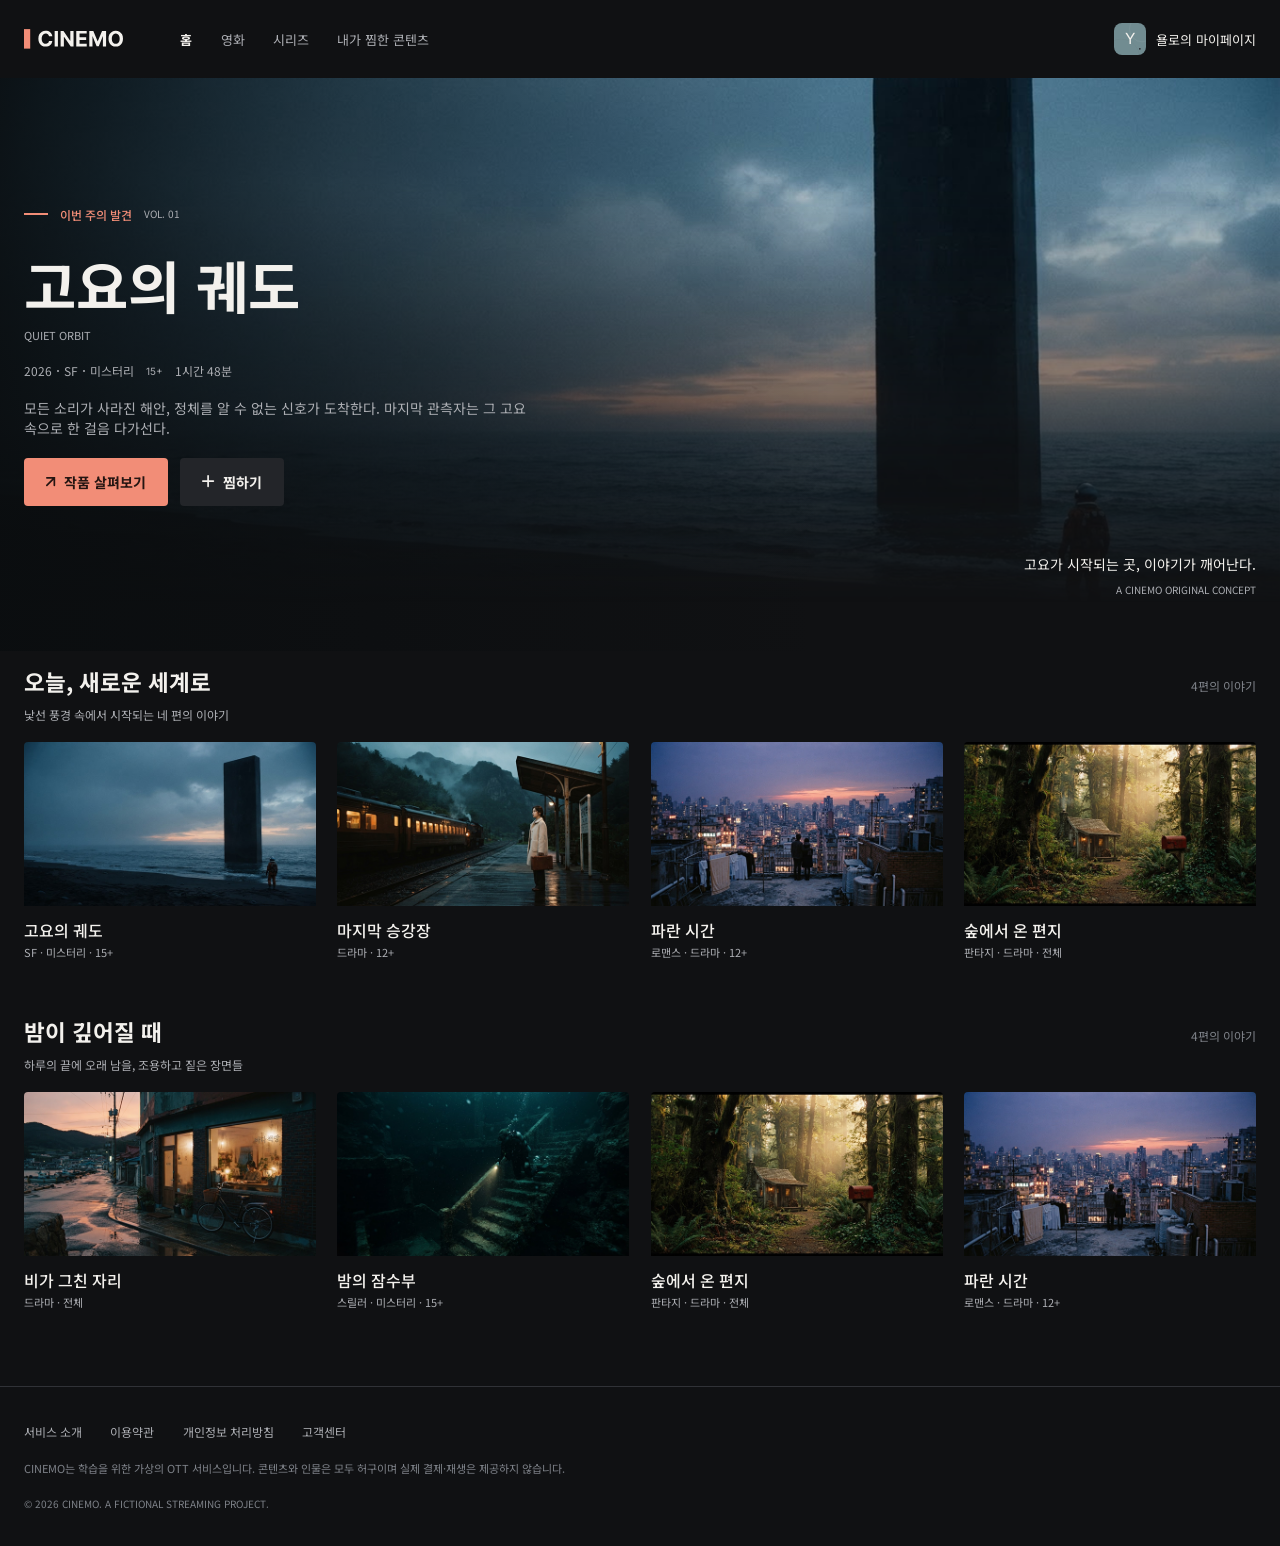
<file: index.html>
<!doctype html>
<html lang="ko">
  <head>
    <meta charset="UTF-8" />
    <meta name="viewport" content="width=device-width, initial-scale=1.0" />
    <link rel="stylesheet" href="styles/reset.css" />
    <link rel="stylesheet" href="styles/index.css" />
    <title>Cinemo - Home</title>
  </head>
  <body>
    <!-- Header -->
    <header class="header">
      <!-- Header container -->
      <div class="header-container row-center">
        <!-- Home link-->
        <h1>
          <span class="sr-only">Home link</span>
          <a href="index.html" class="home-link">
            <svg
              viewBox="0 0 113 29"
              fill="none"
              xmlns="http://www.w3.org/2000/svg"
            >
              <g clip-path="url(#clip0_2_7727)">
                <rect y="3.5" width="7" height="22" fill="#F28D77" />
                <path
                  d="M31.9176 11.6562H28.1847C28.1165 11.1733 27.9773 10.7443 27.767 10.3693C27.5568 9.98864 27.2869 9.66477 26.9574 9.39773C26.6278 9.13068 26.2472 8.92614 25.8153 8.78409C25.3892 8.64205 24.9261 8.57102 24.4261 8.57102C23.5227 8.57102 22.7358 8.79545 22.0653 9.24432C21.3949 9.6875 20.875 10.3352 20.5057 11.1875C20.1364 12.0341 19.9517 13.0625 19.9517 14.2727C19.9517 15.517 20.1364 16.5625 20.5057 17.4091C20.8807 18.2557 21.4034 18.8949 22.0739 19.3267C22.7443 19.7585 23.5199 19.9744 24.4006 19.9744C24.8949 19.9744 25.3523 19.9091 25.7727 19.7784C26.1989 19.6477 26.5767 19.4574 26.9062 19.2074C27.2358 18.9517 27.5085 18.642 27.7244 18.2784C27.946 17.9148 28.0994 17.5 28.1847 17.0341L31.9176 17.0511C31.821 17.8523 31.5795 18.625 31.1932 19.3693C30.8125 20.108 30.2983 20.7699 29.6506 21.3551C29.0085 21.9347 28.2415 22.3949 27.3494 22.7358C26.4631 23.071 25.4602 23.2386 24.3409 23.2386C22.7841 23.2386 21.392 22.8864 20.1648 22.1818C18.9432 21.4773 17.9773 20.4574 17.267 19.1222C16.5625 17.7869 16.2102 16.1705 16.2102 14.2727C16.2102 12.3693 16.5682 10.75 17.2841 9.41477C18 8.07955 18.9716 7.0625 20.1989 6.36364C21.4261 5.65909 22.8068 5.30682 24.3409 5.30682C25.3523 5.30682 26.2898 5.44886 27.1534 5.73295C28.0227 6.01705 28.7926 6.43182 29.4631 6.97727C30.1335 7.51704 30.679 8.17898 31.0994 8.96307C31.5256 9.74716 31.7983 10.6449 31.9176 11.6562ZM38.2543 5.54545V23H34.5639V5.54545H38.2543ZM55.8899 5.54545V23H52.7024L45.1087 12.0142H44.9808V23H41.2905V5.54545H44.5291L52.0632 16.5227H52.2166V5.54545H55.8899ZM58.9389 23V5.54545H70.7003V8.58807H62.6293V12.7472H70.0952V15.7898H62.6293V19.9574H70.7344V23H58.9389ZM73.6342 5.54545H78.1854L82.9922 17.2727H83.1967L88.0035 5.54545H92.5547V23H88.9751V11.6392H88.8303L84.3132 22.9148H81.8757L77.3587 11.5966H77.2138V23H73.6342V5.54545ZM111.635 14.2727C111.635 16.1761 111.274 17.7955 110.553 19.1307C109.837 20.4659 108.859 21.4858 107.621 22.1903C106.388 22.8892 105.001 23.2386 103.462 23.2386C101.911 23.2386 100.518 22.8864 99.2855 22.1818C98.0526 21.4773 97.0781 20.4574 96.3622 19.1222C95.6463 17.7869 95.2884 16.1705 95.2884 14.2727C95.2884 12.3693 95.6463 10.75 96.3622 9.41477C97.0781 8.07955 98.0526 7.0625 99.2855 6.36364C100.518 5.65909 101.911 5.30682 103.462 5.30682C105.001 5.30682 106.388 5.65909 107.621 6.36364C108.859 7.0625 109.837 8.07955 110.553 9.41477C111.274 10.75 111.635 12.3693 111.635 14.2727ZM107.893 14.2727C107.893 13.0398 107.709 12 107.339 11.1534C106.976 10.3068 106.462 9.66477 105.797 9.22727C105.132 8.78977 104.354 8.57102 103.462 8.57102C102.57 8.57102 101.791 8.78977 101.126 9.22727C100.462 9.66477 99.9446 10.3068 99.5753 11.1534C99.2116 12 99.0298 13.0398 99.0298 14.2727C99.0298 15.5057 99.2116 16.5455 99.5753 17.392C99.9446 18.2386 100.462 18.8807 101.126 19.3182C101.791 19.7557 102.57 19.9744 103.462 19.9744C104.354 19.9744 105.132 19.7557 105.797 19.3182C106.462 18.8807 106.976 18.2386 107.339 17.392C107.709 16.5455 107.893 15.5057 107.893 14.2727Z"
                  fill="#F3F1ED"
                />
              </g>
              <defs>
                <clipPath id="clip0_2_7727">
                  <rect width="113" height="29" fill="white" />
                </clipPath>
              </defs>
            </svg>
          </a>
        </h1>

        <!-- Navigation -->
        <nav class="header-nav">
          <ul class="header-nav-list">
            <li><a href="index.html" class="header-nav-item">홈</a></li>
            <li><a href="#film" class="header-nav-item">영화</a></li>
            <li><a href="#series" class="header-nav-item">시리즈</a></li>
            <li>
              <a href="#like" class="header-nav-item">내가 찜한 콘텐츠</a>
            </li>
          </ul>
        </nav>

        <!-- My page link -->
        <a href="mypage.html" class="my-page-link">
          <div>Y</div>
          <span>욜로의 마이페이지</span>
        </a>
      </div>
    </header>

    <!-- Main -->
    <main class="main">
      <!-- Hero section -->
      <section class="hero-section">
        <!-- 섹션 타이틀 -->
        <h2 class="sr-only">Hero-section</h2>

        <!-- Hero image -->
        <img
          src="assets/images/Hero-quiet-orbit.png"
          alt="고요의 궤도 이미지"
          class="hero-image"
        />

        <!-- Hero text container -->
        <div class="hero-text-container row-center">
          <!-- Feature story -->
          <div class="feature-story">
            <!-- Editorial label -->
            <div class="editorial-label">
              <span>이번 주의 발견</span>
              <span>VOL. 01</span>
            </div>

            <!-- Film title -->
            <div class="film-title">
              <p>고요의 궤도</p>
              <span>QUIET ORBIT</span>
            </div>

            <!-- Film metadata -->
            <div class="film-metadata">
              <span>2026</span>
              <span>SF</span>
              <span>미스터리</span>
              <span>15+</span>
              <span>1시간 48분</span>
            </div>

            <!-- Synopsis -->
            <p class="synopsis">
              모든 소리가 사라진 해안, 정체를 알 수 없는 신호가 도착한다. 마지막
              관측자는 그 고요 속으로 한 걸음 다가선다.
            </p>

            <!-- Film actions -->
            <div class="film-buttons">
              <!-- First button -->
              <button type="button">
                <svg
                  width="10"
                  height="10"
                  viewBox="0 0 10 10"
                  fill="none"
                  xmlns="http://www.w3.org/2000/svg"
                >
                  <path
                    d="M8.34878 8.34881V0.850006H0.849976M8.34878 0.850006L0.849976 8.34881"
                    stroke-width="1.7"
                    stroke-linecap="round"
                    stroke="#241512"
                  />
                </svg>
                작품 살펴보기
              </button>

              <!-- Second button -->
              <button type="button">
                <svg
                  width="13"
                  height="13"
                  viewBox="0 0 13 13"
                  fill="none"
                  xmlns="http://www.w3.org/2000/svg"
                >
                  <path
                    d="M0.850006 6.10061H6.10061M6.10061 6.10061H11.3512M6.10061 6.10061V0.850006M6.10061 6.10061V11.3512"
                    stroke-width="1.7"
                    stroke-linecap="round"
                    stroke="#F3F1ED"
                  />
                </svg>
                찜하기
              </button>
            </div>
          </div>

          <!-- Editorial aside -->
          <div class="editorial-aside">
            <span>고요가 시작되는 곳, 이야기가 깨어난다.</span>
            <span>A CINEMO ORIGINAL CONCEPT</span>
          </div>
        </div>
      </section>

      <!-- Film collection section -->
      <section class="collection-section">
        <!-- 섹션 타이틀 -->
        <h2 class="sr-only">Film-collection-section</h2>

        <!-- First collection -->
        <article class="collection-article row-center">
          <!-- Collection title -->
          <div class="collection-title">
            <div>
              <h3>오늘, 새로운 세계로</h3>
              <span>4편의 이야기</span>
            </div>
            <span>낯선 풍경 속에서 시작되는 네 편의 이야기</span>
          </div>

          <!-- Collection List -->
          <ul class="collection-list">
            <li class="collection-item">
              <a href="#quiet-orbit">
                <div class="thumbnail-box">
                  <img
                    src="assets/images/Image-quiet-orbit.png"
                    alt="고요의 궤도 이미지"
                  />
                </div>
                <h4>고요의 궤도</h4>
                <span>SF · 미스터리 · 15+</span>
              </a>
            </li>
            <li class="collection-item">
              <a href="#last-platform">
                <div class="thumbnail-box">
                  <img
                    src="assets/images/Image-last-platform.png"
                    alt="마지막 승강장 이미지"
                  />
                </div>
                <h4>마지막 승강장</h4>
                <span>드라마 · 12+</span>
              </a>
            </li>
            <li class="collection-item">
              <a href="#blue-hour">
                <div class="thumbnail-box">
                  <img
                    src="assets/images/Image-blue-hour.png"
                    alt="파란 시간 이미지"
                  />
                </div>
                <h4>파란 시간</h4>
                <span>로맨스 · 드라마 · 12+</span>
              </a>
            </li>
            <li class="collection-item">
              <a href="#forest-letter">
                <div class="thumbnail-box">
                  <img
                    src="assets/images/Image-forest-letter.png"
                    alt="숲에서 온 편지 이미지"
                  />
                </div>
                <h4>숲에서 온 편지</h4>
                <span>판타지 · 드라마 · 전체</span>
              </a>
            </li>
          </ul>
        </article>

        <!-- Second collection -->
        <article class="collection-article row-center">
          <!-- Collection title -->
          <div class="collection-title">
            <div>
              <h3>밤이 깊어질 때</h3>
              <span>4편의 이야기</span>
            </div>
            <span>하루의 끝에 오래 남을, 조용하고 짙은 장면들</span>
          </div>

          <!-- Collection List -->
          <ul class="collection-list">
            <li class="collection-item">
              <a href="#after-rain">
                <div class="thumbnail-box">
                  <img
                    src="assets/images/Image-after-rain.png"
                    alt="비가 그친 자리 이미지"
                  />
                </div>
                <h4>비가 그친 자리</h4>
                <span>드라마 · 전체</span>
              </a>
            </li>
            <li class="collection-item">
              <a href="#night-diver">
                <div class="thumbnail-box">
                  <img
                    src="assets/images/Image-night-diver.png"
                    alt="밤의 잠수부 이미지"
                  />
                </div>
                <h4>밤의 잠수부</h4>
                <span>스릴러 · 미스터리 · 15+</span>
              </a>
            </li>
            <li class="collection-item">
              <a href="#forest-letter">
                <div class="thumbnail-box">
                  <img
                    src="assets/images/Image-forest-letter.png"
                    alt="숲에서 온 편지 이미지"
                  />
                </div>
                <h4>숲에서 온 편지</h4>
                <span>판타지 · 드라마 · 전체</span>
              </a>
            </li>
            <li class="collection-item">
              <a href="#blue-hour">
                <div class="thumbnail-box">
                  <img
                    src="assets/images/Image-blue-hour.png"
                    alt="파란 시간 이미지"
                  />
                </div>
                <h4>파란 시간</h4>
                <span>로맨스 · 드라마 · 12+</span>
              </a>
            </li>
          </ul>
        </article>
      </section>
    </main>

    <!-- Footer -->
    <footer class="footer">
      <div class="footer-container row-center">
        <!-- Footer navigation -->
        <nav>
          <ul class="footer-nav-list">
            <li><a href="#서비스-소개">서비스 소개</a></li>
            <li><a href="#이용약관">이용약관</a></li>
            <li><a href="#개인정보-처리방침">개인정보 처리방침</a></li>
            <li><a href="#고객센터">고객센터</a></li>
          </ul>
        </nav>

        <!-- Footer notice -->
        <p class="footer-notice">
          CINEMO는 학습을 위한 가상의 OTT 서비스입니다. 콘텐츠와 인물은 모두
          허구이며 실제 결제·재생은 제공하지 않습니다.
        </p>

        <!-- Copyright -->
        <span class="copyright"
          >&copy; 2026 CINEMO. A FICTIONAL STREAMING PROJECT.</span
        >
      </div>
    </footer>
  </body>
</html>
</file>
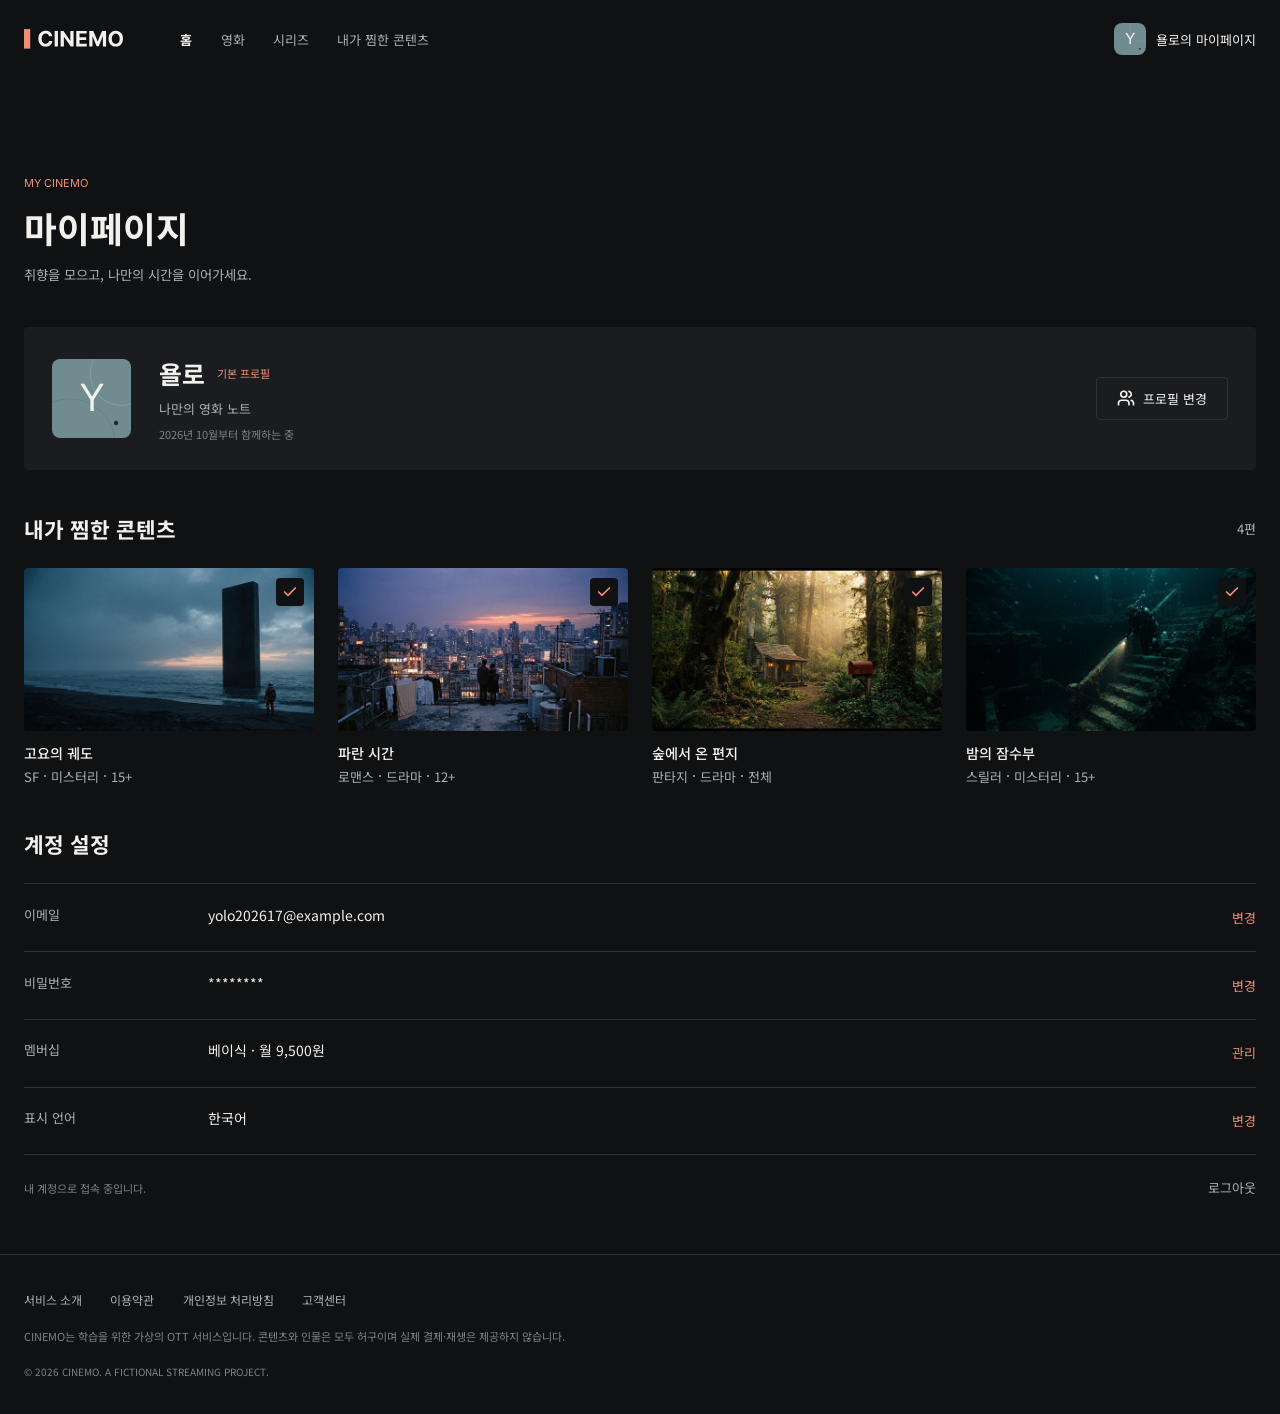
<file: mypage.html>
<!doctype html>
<html lang="ko">
  <head>
    <meta charset="UTF-8" />
    <meta name="viewport" content="width=device-width, initial-scale=1.0" />
    <link rel="stylesheet" href="styles/reset.css" />
    <link rel="stylesheet" href="styles/mypage.css" />
    <title>My Page</title>
  </head>
  <body>
    <header class="header">
      <div class="header-container row-center">
        <h1>
          <span class="sr-only">Home link</span>
          <a href="index.html" class="home-link">
            <svg
              viewBox="0 0 113 29"
              fill="none"
              xmlns="http://www.w3.org/2000/svg"
            >
              <g clip-path="url(#clip0_2_7727)">
                <rect y="3.5" width="7" height="22" fill="#F28D77" />
                <path
                  d="M31.9176 11.6562H28.1847C28.1165 11.1733 27.9773 10.7443 27.767 10.3693C27.5568 9.98864 27.2869 9.66477 26.9574 9.39773C26.6278 9.13068 26.2472 8.92614 25.8153 8.78409C25.3892 8.64205 24.9261 8.57102 24.4261 8.57102C23.5227 8.57102 22.7358 8.79545 22.0653 9.24432C21.3949 9.6875 20.875 10.3352 20.5057 11.1875C20.1364 12.0341 19.9517 13.0625 19.9517 14.2727C19.9517 15.517 20.1364 16.5625 20.5057 17.4091C20.8807 18.2557 21.4034 18.8949 22.0739 19.3267C22.7443 19.7585 23.5199 19.9744 24.4006 19.9744C24.8949 19.9744 25.3523 19.9091 25.7727 19.7784C26.1989 19.6477 26.5767 19.4574 26.9062 19.2074C27.2358 18.9517 27.5085 18.642 27.7244 18.2784C27.946 17.9148 28.0994 17.5 28.1847 17.0341L31.9176 17.0511C31.821 17.8523 31.5795 18.625 31.1932 19.3693C30.8125 20.108 30.2983 20.7699 29.6506 21.3551C29.0085 21.9347 28.2415 22.3949 27.3494 22.7358C26.4631 23.071 25.4602 23.2386 24.3409 23.2386C22.7841 23.2386 21.392 22.8864 20.1648 22.1818C18.9432 21.4773 17.9773 20.4574 17.267 19.1222C16.5625 17.7869 16.2102 16.1705 16.2102 14.2727C16.2102 12.3693 16.5682 10.75 17.2841 9.41477C18 8.07955 18.9716 7.0625 20.1989 6.36364C21.4261 5.65909 22.8068 5.30682 24.3409 5.30682C25.3523 5.30682 26.2898 5.44886 27.1534 5.73295C28.0227 6.01705 28.7926 6.43182 29.4631 6.97727C30.1335 7.51704 30.679 8.17898 31.0994 8.96307C31.5256 9.74716 31.7983 10.6449 31.9176 11.6562ZM38.2543 5.54545V23H34.5639V5.54545H38.2543ZM55.8899 5.54545V23H52.7024L45.1087 12.0142H44.9808V23H41.2905V5.54545H44.5291L52.0632 16.5227H52.2166V5.54545H55.8899ZM58.9389 23V5.54545H70.7003V8.58807H62.6293V12.7472H70.0952V15.7898H62.6293V19.9574H70.7344V23H58.9389ZM73.6342 5.54545H78.1854L82.9922 17.2727H83.1967L88.0035 5.54545H92.5547V23H88.9751V11.6392H88.8303L84.3132 22.9148H81.8757L77.3587 11.5966H77.2138V23H73.6342V5.54545ZM111.635 14.2727C111.635 16.1761 111.274 17.7955 110.553 19.1307C109.837 20.4659 108.859 21.4858 107.621 22.1903C106.388 22.8892 105.001 23.2386 103.462 23.2386C101.911 23.2386 100.518 22.8864 99.2855 22.1818C98.0526 21.4773 97.0781 20.4574 96.3622 19.1222C95.6463 17.7869 95.2884 16.1705 95.2884 14.2727C95.2884 12.3693 95.6463 10.75 96.3622 9.41477C97.0781 8.07955 98.0526 7.0625 99.2855 6.36364C100.518 5.65909 101.911 5.30682 103.462 5.30682C105.001 5.30682 106.388 5.65909 107.621 6.36364C108.859 7.0625 109.837 8.07955 110.553 9.41477C111.274 10.75 111.635 12.3693 111.635 14.2727ZM107.893 14.2727C107.893 13.0398 107.709 12 107.339 11.1534C106.976 10.3068 106.462 9.66477 105.797 9.22727C105.132 8.78977 104.354 8.57102 103.462 8.57102C102.57 8.57102 101.791 8.78977 101.126 9.22727C100.462 9.66477 99.9446 10.3068 99.5753 11.1534C99.2116 12 99.0298 13.0398 99.0298 14.2727C99.0298 15.5057 99.2116 16.5455 99.5753 17.392C99.9446 18.2386 100.462 18.8807 101.126 19.3182C101.791 19.7557 102.57 19.9744 103.462 19.9744C104.354 19.9744 105.132 19.7557 105.797 19.3182C106.462 18.8807 106.976 18.2386 107.339 17.392C107.709 16.5455 107.893 15.5057 107.893 14.2727Z"
                  fill="#F3F1ED"
                />
              </g>
              <defs>
                <clipPath id="clip0_2_7727">
                  <rect width="113" height="29" fill="white" />
                </clipPath>
              </defs>
            </svg>
          </a>
        </h1>

        <nav class="header-nav">
          <ul class="header-nav-list">
            <li><a href="index.html" class="header-nav-item">홈</a></li>
            <li><a href="#film" class="header-nav-item">영화</a></li>
            <li><a href="#series" class="header-nav-item">시리즈</a></li>
            <li>
              <a href="#like" class="header-nav-item">내가 찜한 콘텐츠</a>
            </li>
          </ul>
        </nav>

        <a href="mypage.html" class="my-page-link">
          <div>Y</div>
          <span>욜로의 마이페이지</span>
        </a>
      </div>
    </header>

    <main class="main">
      <section class="account-info row-center">
        <div class="info-title">
          <p>MY CINEMO</p>
          <h2>마이페이지</h2>
          <p>취향을 모으고, 나만의 시간을 이어가세요.</p>
        </div>

        <article class="info-box">
          <h2 class="sr-only">My page detail</h2>
          <p class="info-icon">Y</p>

          <div class="info-detail">
            <div class="info-detail-name">
              <p>욜로</p>
              <p>기본 프로필</p>
            </div>
            <span>나만의 영화 노트</span>
            <span class="info-status-pc">2026년 10월부터 함께하는 중</span>
          </div>

          <div class="profile-change-container">
            <span class="info-status-mobile">2026. 10 가입</span>
            <a href="./profile.html" class="profile-change">
              <svg
                width="18"
                height="18"
                viewBox="0 0 18 18"
                fill="none"
                xmlns="http://www.w3.org/2000/svg"
              >
                <path
                  d="M12.0002 15.75V14.25C12.0002 13.4544 11.6841 12.6913 11.1215 12.1287C10.5588 11.5661 9.7957 11.25 8.99999 11.25H4.49963C3.70392 11.25 2.94079 11.5661 2.37814 12.1287C1.81549 12.6913 1.49939 13.4544 1.49939 14.25V15.75M12.0002 2.34595C12.6436 2.51272 13.2134 2.8884 13.6201 3.41399C14.0269 3.93959 14.2476 4.58536 14.2476 5.24995C14.2476 5.91453 14.0269 6.5603 13.6201 7.0859C13.2134 7.6115 12.6436 7.98717 12.0002 8.15395M16.5006 15.7499V14.2499C16.5001 13.5852 16.2788 12.9395 15.8716 12.4141C15.4643 11.8888 14.8941 11.5136 14.2504 11.3474M9.75005 5.25C9.75005 6.90685 8.4068 8.25 6.74981 8.25C5.09282 8.25 3.74957 6.90685 3.74957 5.25C3.74957 3.59315 5.09282 2.25 6.74981 2.25C8.4068 2.25 9.75005 3.59315 9.75005 5.25Z"
                  stroke-width="1.7"
                  stroke-linecap="round"
                  stroke="#F3F1ED"
                />
              </svg>
              <p>프로필 변경</p>
            </a>
          </div>
        </article>
      </section>

      <section class="like-content row-center">
        <div class="like-content-title">
          <h3>내가 찜한 콘텐츠</h3>
          <p>4편</p>
        </div>

        <ul class="like-content-list">
          <li>
            <input type="checkbox" checked />
            <a href="#quiet-orbit">
              <div class="img-box">
                <img
                  src="./assets/images/Image-quiet-orbit.png"
                  alt="고요의 궤도"
                />
                <div>
                  <svg
                    width="16"
                    height="16"
                    viewBox="0 0 16 16"
                    fill="none"
                    xmlns="http://www.w3.org/2000/svg"
                  >
                    <path
                      d="M13.3328 4L6.00021 11.3328L2.66721 7.99971"
                      stroke-width="1.7"
                      stroke-linecap="round"
                      stroke="#F28D77"
                    />
                  </svg>
                </div>
              </div>
              <h4>고요의 궤도</h4>
              <div class="content-description">
                <span>SF</span>
                <span>미스터리</span>
                <span>15+</span>
              </div>
            </a>
          </li>
          <li>
            <input type="checkbox" checked />
            <a href="#blue-hour">
              <div class="img-box">
                <img
                  src="./assets/images/Image-blue-hour.png"
                  alt="파란 시간"
                />
                <div>
                  <svg
                    width="16"
                    height="16"
                    viewBox="0 0 16 16"
                    fill="none"
                    xmlns="http://www.w3.org/2000/svg"
                  >
                    <path
                      d="M13.3328 4L6.00021 11.3328L2.66721 7.99971"
                      stroke-width="1.7"
                      stroke-linecap="round"
                      stroke="#F28D77"
                    />
                  </svg>
                </div>
              </div>
              <h4>파란 시간</h4>
              <div class="content-description">
                <span>로맨스</span>
                <span>드라마</span>
                <span>12+</span>
              </div>
            </a>
          </li>
          <li>
            <input type="checkbox" checked />
            <a href="#forest-letter">
              <div class="img-box">
                <img
                  src="./assets/images/Image-forest-letter.png"
                  alt="숲에서 온 편지"
                />
                <div>
                  <svg
                    width="16"
                    height="16"
                    viewBox="0 0 16 16"
                    fill="none"
                    xmlns="http://www.w3.org/2000/svg"
                  >
                    <path
                      d="M13.3328 4L6.00021 11.3328L2.66721 7.99971"
                      stroke-width="1.7"
                      stroke-linecap="round"
                      stroke="#F28D77"
                    />
                  </svg>
                </div>
              </div>
              <h4>숲에서 온 편지</h4>
              <div class="content-description">
                <span>판타지</span>
                <span>드라마</span>
                <span>전체</span>
              </div>
            </a>
          </li>
          <li>
            <input type="checkbox" checked />
            <a href="#night-diver">
              <div class="img-box">
                <img
                  src="./assets/images/Image-night-diver.png"
                  alt="밤의 잠수부"
                />
                <div>
                  <svg
                    width="16"
                    height="16"
                    viewBox="0 0 16 16"
                    fill="none"
                    xmlns="http://www.w3.org/2000/svg"
                  >
                    <path
                      d="M13.3328 4L6.00021 11.3328L2.66721 7.99971"
                      stroke-width="1.7"
                      stroke-linecap="round"
                      stroke="#F28D77"
                    />
                  </svg>
                </div>
              </div>
              <h4>밤의 잠수부</h4>
              <div class="content-description">
                <span>스릴러</span>
                <span>미스터리</span>
                <span>15+</span>
              </div>
            </a>
          </li>
        </ul>
      </section>

      <section class="account-setting row-center">
        <h3>계정 설정</h3>

        <ul class="account-setting-list">
          <li>
            <div class="setting-detail">
              <p class="setting-label">이메일</p>
              <p class="setting-value">yolo202617@example.com</p>
            </div>
            <a href="#change-email">변경</a>
          </li>
          <li>
            <div class="setting-detail">
              <p class="setting-label">비밀번호</p>
              <p class="setting-value">********</p>
            </div>
            <a href="#change-PW">변경</a>
          </li>
          <li>
            <div class="setting-detail">
              <p class="setting-label">멤버십</p>
              <p class="setting-value">베이식 · 월 9,500원</p>
            </div>
            <a href="#management">관리</a>
          </li>
          <li>
            <div class="setting-detail">
              <p class="setting-label">표시 언어</p>
              <p class="setting-value">한국어</p>
            </div>
            <a href="#change-lang">변경</a>
          </li>
        </ul>

        <div class="setting-status">
          <span>내 계정으로 접속 중입니다.</span>
          <a href="#로그아웃">로그아웃</a>
        </div>
      </section>
    </main>

    <footer class="footer">
      <div class="footer-container row-center">
        <nav>
          <ul class="footer-nav-list">
            <li><a href="#서비스-소개">서비스 소개</a></li>
            <li><a href="#이용약관">이용약관</a></li>
            <li><a href="#개인정보-처리방침">개인정보 처리방침</a></li>
            <li><a href="#고객센터">고객센터</a></li>
          </ul>
        </nav>
        <p class="footer-notice">
          CINEMO는 학습을 위한 가상의 OTT 서비스입니다. 콘텐츠와 인물은 모두
          허구이며 실제 결제·재생은 제공하지 않습니다.
        </p>
        <span class="copyright"
          >&copy; 2026 CINEMO. A FICTIONAL STREAMING PROJECT.</span
        >
      </div>
    </footer>
  </body>
</html>
</file>
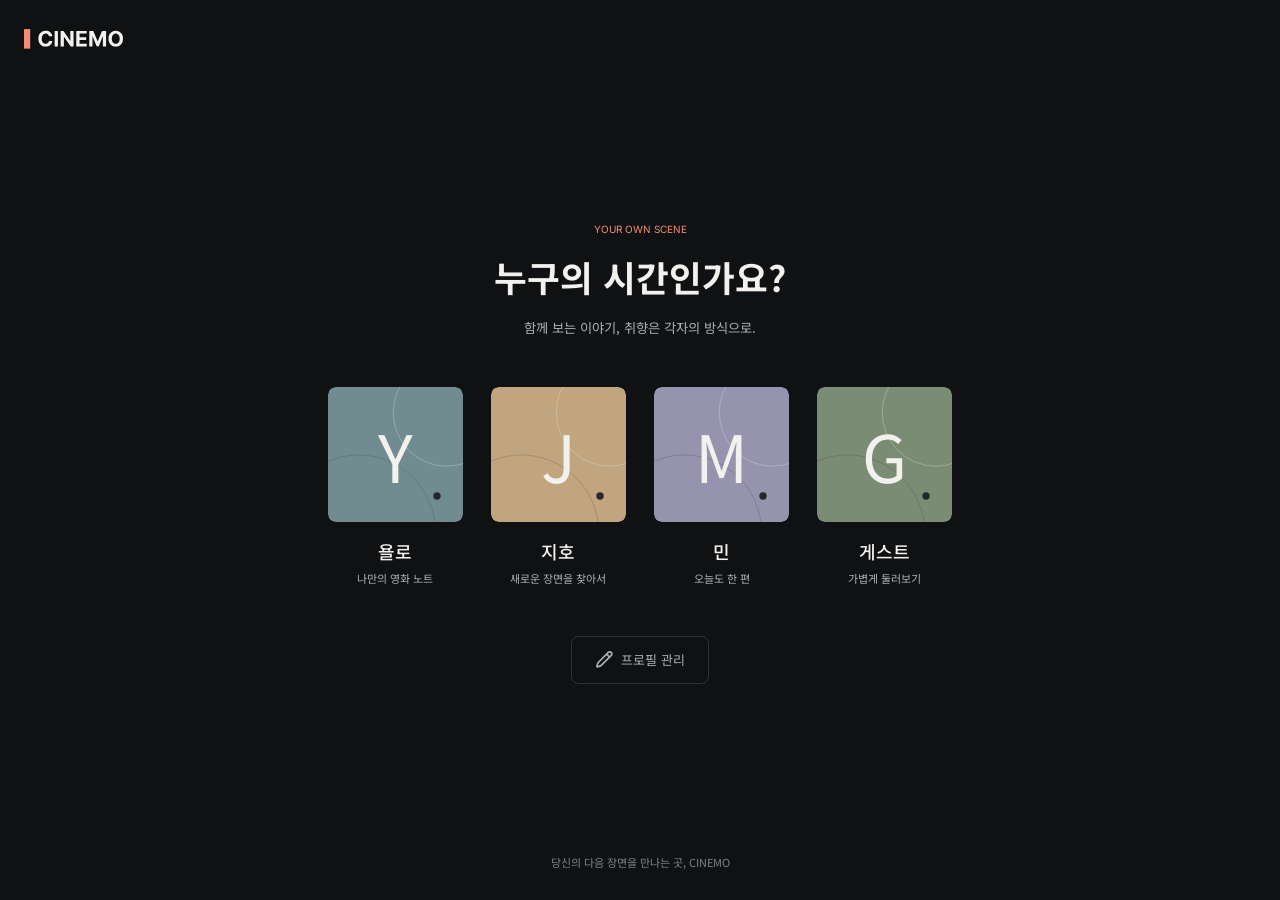
<file: profile.html>
<!doctype html>
<html lang="ko">
  <head>
    <meta charset="UTF-8" />
    <meta name="viewport" content="width=device-width, initial-scale=1.0" />
    <link rel="stylesheet" href="styles/reset.css" />
    <link rel="stylesheet" href="styles/profile.css" />
    <title>Cinemo-Profile</title>
  </head>
  <body>
    <header class="header">
      <div class="header-container row-center">
        <h1>
          <span class="sr-only">Home link</span>
          <a href="index.html" class="home-link">
            <svg
              width="113"
              height="29"
              viewBox="0 0 113 29"
              fill="none"
              xmlns="http://www.w3.org/2000/svg"
            >
              <g clip-path="url(#clip0_2_7727)">
                <rect y="3.5" width="7" height="22" fill="#F28D77" />
                <path
                  d="M31.9176 11.6562H28.1847C28.1165 11.1733 27.9773 10.7443 27.767 10.3693C27.5568 9.98864 27.2869 9.66477 26.9574 9.39773C26.6278 9.13068 26.2472 8.92614 25.8153 8.78409C25.3892 8.64205 24.9261 8.57102 24.4261 8.57102C23.5227 8.57102 22.7358 8.79545 22.0653 9.24432C21.3949 9.6875 20.875 10.3352 20.5057 11.1875C20.1364 12.0341 19.9517 13.0625 19.9517 14.2727C19.9517 15.517 20.1364 16.5625 20.5057 17.4091C20.8807 18.2557 21.4034 18.8949 22.0739 19.3267C22.7443 19.7585 23.5199 19.9744 24.4006 19.9744C24.8949 19.9744 25.3523 19.9091 25.7727 19.7784C26.1989 19.6477 26.5767 19.4574 26.9062 19.2074C27.2358 18.9517 27.5085 18.642 27.7244 18.2784C27.946 17.9148 28.0994 17.5 28.1847 17.0341L31.9176 17.0511C31.821 17.8523 31.5795 18.625 31.1932 19.3693C30.8125 20.108 30.2983 20.7699 29.6506 21.3551C29.0085 21.9347 28.2415 22.3949 27.3494 22.7358C26.4631 23.071 25.4602 23.2386 24.3409 23.2386C22.7841 23.2386 21.392 22.8864 20.1648 22.1818C18.9432 21.4773 17.9773 20.4574 17.267 19.1222C16.5625 17.7869 16.2102 16.1705 16.2102 14.2727C16.2102 12.3693 16.5682 10.75 17.2841 9.41477C18 8.07955 18.9716 7.0625 20.1989 6.36364C21.4261 5.65909 22.8068 5.30682 24.3409 5.30682C25.3523 5.30682 26.2898 5.44886 27.1534 5.73295C28.0227 6.01705 28.7926 6.43182 29.4631 6.97727C30.1335 7.51704 30.679 8.17898 31.0994 8.96307C31.5256 9.74716 31.7983 10.6449 31.9176 11.6562ZM38.2543 5.54545V23H34.5639V5.54545H38.2543ZM55.8899 5.54545V23H52.7024L45.1087 12.0142H44.9808V23H41.2905V5.54545H44.5291L52.0632 16.5227H52.2166V5.54545H55.8899ZM58.9389 23V5.54545H70.7003V8.58807H62.6293V12.7472H70.0952V15.7898H62.6293V19.9574H70.7344V23H58.9389ZM73.6342 5.54545H78.1854L82.9922 17.2727H83.1967L88.0035 5.54545H92.5547V23H88.9751V11.6392H88.8303L84.3132 22.9148H81.8757L77.3587 11.5966H77.2138V23H73.6342V5.54545ZM111.635 14.2727C111.635 16.1761 111.274 17.7955 110.553 19.1307C109.837 20.4659 108.859 21.4858 107.621 22.1903C106.388 22.8892 105.001 23.2386 103.462 23.2386C101.911 23.2386 100.518 22.8864 99.2855 22.1818C98.0526 21.4773 97.0781 20.4574 96.3622 19.1222C95.6463 17.7869 95.2884 16.1705 95.2884 14.2727C95.2884 12.3693 95.6463 10.75 96.3622 9.41477C97.0781 8.07955 98.0526 7.0625 99.2855 6.36364C100.518 5.65909 101.911 5.30682 103.462 5.30682C105.001 5.30682 106.388 5.65909 107.621 6.36364C108.859 7.0625 109.837 8.07955 110.553 9.41477C111.274 10.75 111.635 12.3693 111.635 14.2727ZM107.893 14.2727C107.893 13.0398 107.709 12 107.339 11.1534C106.976 10.3068 106.462 9.66477 105.797 9.22727C105.132 8.78977 104.354 8.57102 103.462 8.57102C102.57 8.57102 101.791 8.78977 101.126 9.22727C100.462 9.66477 99.9446 10.3068 99.5753 11.1534C99.2116 12 99.0298 13.0398 99.0298 14.2727C99.0298 15.5057 99.2116 16.5455 99.5753 17.392C99.9446 18.2386 100.462 18.8807 101.126 19.3182C101.791 19.7557 102.57 19.9744 103.462 19.9744C104.354 19.9744 105.132 19.7557 105.797 19.3182C106.462 18.8807 106.976 18.2386 107.339 17.392C107.709 16.5455 107.893 15.5057 107.893 14.2727Z"
                  fill="#F3F1ED"
                />
              </g>
              <defs>
                <clipPath id="clip0_2_7727">
                  <rect width="113" height="29" fill="white" />
                </clipPath>
              </defs>
            </svg>
          </a>
        </h1>
      </div>
    </header>

    <main class="main">
      <div class="main-container row-center">
        <div class="profile-select-title">
          <span>YOUR OWN SCENE</span>
          <h2>누구의 시간인가요?</h2>
          <span>함께 보는 이야기, 취향은 각자의 방식으로.</span>
        </div>

        <ul class="profile-list">
          <li>
            <a href="index.html">
              <div class="profile-icon icon-y">Y</div>
              <div class="profile-text">
                <span>욜로</span>
                <span>나만의 영화 노트</span>
              </div>
            </a>
          </li>
          <li>
            <a href="#jiho">
              <div class="profile-icon icon-j">J</div>
              <div class="profile-text">
                <span>지호</span>
                <span>새로운 장면을 찾아서</span>
              </div>
            </a>
          </li>
          <li>
            <a href="#min">
              <div class="profile-icon icon-m">M</div>
              <div class="profile-text">
                <span>민</span>
                <span>오늘도 한 편</span>
              </div>
            </a>
          </li>
          <li>
            <a href="#guest">
              <div class="profile-icon icon-g">G</div>
              <div class="profile-text">
                <span>게스트</span>
                <span>가볍게 둘러보기</span>
              </div>
            </a>
          </li>
        </ul>

        <button class="profile-manage">
          <svg
            width="17"
            height="17"
            viewBox="0 0 17 17"
            fill="none"
            xmlns="http://www.w3.org/2000/svg"
          >
            <path
              d="M10.6009 3.10006L10.606 3.10524M10.606 3.10524L13.5961 6.095M10.606 3.10524L12.242 1.46912C12.6385 1.0727 13.1764 0.850027 13.7371 0.850098C14.2979 0.850168 14.8356 1.07297 15.2321 1.4695C15.6286 1.86602 15.8513 2.40379 15.8512 2.96449C15.8511 3.52519 15.6283 4.0629 15.2317 4.45932L13.5961 6.095M10.606 3.10524L2.23157 11.4807C2.05742 11.6543 1.92863 11.8681 1.85654 12.1032L0.865703 15.3671C0.846317 15.432 0.844853 15.5009 0.861466 15.5665C0.878078 15.6321 0.912147 15.692 0.960058 15.7399C1.00797 15.7877 1.06794 15.8217 1.1336 15.8382C1.19925 15.8547 1.26816 15.8531 1.33299 15.8336L4.59804 14.8436C4.83293 14.7722 5.04671 14.6442 5.22059 14.4709L13.5961 6.095M13.5961 6.095L13.6011 6.10001"
              stroke="currentColor"
              stroke-width="1.7"
              stroke-linecap="round"
            />
          </svg>
          프로필 관리
        </button>
      </div>
    </main>
    <p class="bottom-text">당신의 다음 장면을 만나는 곳, CINEMO</p>
  </body>
</html>
</file>
<file: styles/index.css>
@charset "UTF-8";
@import url("https://fonts.googleapis.com/css2?family=Noto+Sans+KR:wght@100..900&display=swap");
@import url("https://fonts.googleapis.com/css2?family=Inter:ital,opsz,wght@0,14..32,100..900;1,14..32,100..900&display=swap");

/* CSS 변수 */
:root {
  --color-background: #101113;
  --color-surface: #1a1c1f;
  --color-text: #f3f1ed;
  --color-secondary: #acaeb3;
  --color-accent: #f28d77;
  --color-border: #303237;

  --transition-text-color: color 200ms ease-in-out;
  --transition-transform: transform 200ms ease-in-out;

  --side-padding-16-24: clamp(16px, 4.44vw, 24px);
}

/* 기본 스타일 */
body {
  background-color: var(--color-background, #101113);
  font:
    clamp(13px, 0.97vw, 14px) "Noto Sans KR",
    sans-serif;
  color: var(--color-secondary, #acaeb3);
}

/* 오직 스크린리더에서만 */
.sr-only {
  position: absolute;
  width: 1px;
  height: 1px;
  padding: 0;
  margin: -1px;
  overflow: hidden;
  clip: rect(0, 0, 0, 0);
  clip-path: inset(50%);
  white-space: nowrap;
  border: 0;
}

/* 중앙 배치 */
.row-center {
  max-width: 1312px;
  padding: 0 var(--side-padding-16-24);
  margin: 0 auto;
}

/* 스크롤 바(body는 브라우저 오른쪽, .collection-list는 컬렉션 목록) */
body::-webkit-scrollbar {
  width: 5px;
}

.collection-list::-webkit-scrollbar {
  height: 3px;
}

body::-webkit-scrollbar-track,
.collection-list::-webkit-scrollbar-track {
  background: #232529;
}

body::-webkit-scrollbar-thumb,
.collection-list::-webkit-scrollbar-thumb {
  background: #7e8289;
}

body::-webkit-scrollbar-button,
.collection-list::-webkit-scrollbar-button {
  display: none;
}

/* ============================== */

/* Header */
.header {
  position: fixed; /* 요소를 뷰포트 기준으로 고정 */
  top: 0; /* 요소를 뷰포트 기준 상단에 고정 */
  z-index: 10; /* z-index 값이 10보다 적은 요소들 위에 배치 */

  width: 100%;
  background-color: var(--color-background, #101113);
}

/* Header container */
.header-container {
  display: flex;
  align-items: center;
  justify-content: space-between;

  height: clamp(72px, 6.11vw, 88px); /* clamp(최소값, 선호값, 최대값) */
}

/* Home link */
.home-link {
  display: block;
}

.home-link svg {
  width: auto;
  height: clamp(23px, 2.01vw, 29px);
}

/* My page link - icon */
.my-page-link div {
  width: 32px;
  height: 32px;
  border-radius: 8px;
  background: url("../assets/images/Avatar-y.svg") center / cover;

  font:
    15.36px/32px "Inter",
    sans-serif;
  text-align: center; /* 텍스트를 중앙정렬 */
  color: var(--color-text, #f3f1ed);
}

/* My page link - text */
.my-page-link span {
  display: none;
}

/* Navigation */
.header-nav {
  position: absolute; /* 가장 가까운 조상 요소 중 position 속성이 static이 아닌 요소(헤더)가 기준 */
  top: 100%; /* 기준 요소의 위에서부터 밑으로 100% 즉, 기준 요소의 높이만큼 밑으로 밀어냄 */
  left: 0; /* 기준 요소의 기준점으로부터의 왼쪽 너비를 0으로 즉, 왼쪽으로 딱 붙이기 */

  width: 100%;
  padding: 0px var(--side-padding-16-24);
  border-bottom: 1px solid var(--color-border, #303237);
  background-color: var(--color-background, #101113);
  box-sizing: border-box;
}

/* Navigation - List */
.header-nav-list {
  display: flex;
  align-items: center;
  gap: clamp(24px, 2.22vw, 32px);

  height: 48px;
}

/* Navigation - item */
.header-nav-item {
  transition: var(--transition-text-color); /* 애니메이션 설정 */
}

.header-nav-item:focus-visible {
  color: var(--color-accent, #f28d77);
}

.header-nav-list li:first-child a {
  font-weight: bold;
  color: var(--color-text, #f3f1ed);
}

.header-nav-list li:first-child a:focus-visible {
  color: var(--color-accent, #f28d77);
}

/* ============================== */

/* Main */
.main {
  padding-top: clamp(72px, 6.11vw, 88px);
  border-bottom: 1px solid var(--color-border, #303237);
}

/* ============================== */

/* Hero section */
.hero-section {
  position: relative; /* 히어로 이미지의 기준으로 설정 */

  height: clamp(573px, 40.97vw, 590px);
  padding: clamp(104px, calc(317.94px - 14.86vw), 260px) 0
    clamp(24px, 4.44vw, 64px);
  margin-top: 48px;
}

/* Hero image */
.hero-image {
  position: absolute; /* 히어로 섹션이 기준 */
  top: 0;
  left: 0;

  width: 100%;
  height: clamp(390px, 40.97vw, 590px);

  object-fit: cover; /* 비율을 유지한채 컨테이너(부모요소)를 가득 채우게 */
  object-position: 80% center; /* X축 Y축의 값, 80% 만큼 오른쪽으로 밀고 세로 기준 정중앙에 이미지 배치 */

  /* 배경에 배경색을 깔고 이미지를 점점 투명화 시켜 그라데이션 효과 적용 */
  -webkit-mask-image: linear-gradient(to bottom, black 20%, transparent 100%);
  mask-image: linear-gradient(to bottom, black 20%, transparent 100%);
}

/* Hero text container */
.hero-text-container {
  position: relative;
  z-index: 1;
}

/* Feature story */
.feature-story {
  display: flex;
  flex-direction: column;
  gap: 20px;
  max-width: 540px;
}

/* Editorial label */
.editorial-label {
  position: relative;
  left: 36px;

  display: flex;
  gap: 12px;
}

.editorial-label::before {
  position: absolute;
  top: 50%;
  right: calc(
    100% + 12px
  ); /* 기준 요소의 오른쪽 끝부터 왼쪽으로 100% 즉, 너비보다 왼쪽으로 12px만큼 더 이동 */
  transform: translateY(
    -50%
  ); /* 해당 요소의 절반 만큼 Y축의 마이너스 방향으로 이동 */

  content: ""; /* 가상 요소에 스타일을 지정하기 위한 빈값 */
  width: 24px;
  height: 2px;
  background-color: var(--color-accent, #f28d77);
}

.editorial-label span:nth-child(1) {
  font-size: 12px;
  font-weight: 500;
  color: var(--color-accent, #f28d77);
}

.editorial-label span:nth-child(2) {
  font-size: 10px;
}

/* Film title */
.film-title p {
  font-size: clamp(40px, 4.44vw, 64px);
  font-weight: bold;
  color: var(--color-text, #f3f1ed);
}

.film-title span {
  font-size: 11px;
}

/* Film metadata */
.film-metadata {
  display: flex;
  gap: 12px;

  font-size: 12px;
  line-height: 14px;
}

.film-metadata span:nth-child(1),
.film-metadata span:nth-child(2) {
  position: relative;
}

.film-metadata span:nth-child(1)::after,
.film-metadata span:nth-child(2)::after {
  position: absolute;
  top: 50%;
  left: calc(100% + 5px);
  transform: translateY(-50%);

  content: "";
  width: 2px;
  height: 2px;
  border-radius: 50%;
  background-color: var(--color-secondary, #acaeb3);
}

.film-metadata span:nth-child(4) {
  font-family: "Inter", sans-serif;
  font-size: 10px;
}

/* Synopsis */
.synopsis {
  font-size: 14px;
  word-break: keep-all; /* 줄바꿈 시 글자 단위가 아닌 단어 단위로 유지 */
}

/* Film buttons */
.film-buttons {
  display: flex;
  gap: 12px;
}

.film-buttons button {
  display: flex;
  align-items: center;
  gap: 8px;

  height: 48px;
  padding: 0 22px;
  border-radius: 4px;

  font-size: 14px;

  transition: var(--transition-transform);
}

.film-buttons button:focus-visible {
  transform: scale(1.05); /* 해당 요소의 크기를 현재 크기보다 1.05배 키우기 */
}

.film-buttons button:nth-child(1) {
  background-color: var(--color-accent, #f28d77);
  font-weight: bold;
  color: #241512;
}

.film-buttons button:nth-child(2) {
  background-color: #232529;
  font-weight: bold;
  color: var(--color-text, #f3f1ed);
}

/* Editorial aside */
.editorial-aside {
  display: none;
}

/* ============================== */

/* Collection-section */
.collection-section {
  display: flex;
  flex-direction: column;
  gap: 36px;

  padding: clamp(8px, 1.11vw, 16px) 0 clamp(40px, 4.44vw, 64px);
  border-bottom: var(--color-border, #303237);
}

/* Collection article */
.collection-article {
  width: 100%;
}

/* Collection title */
.collection-title {
  padding-bottom: clamp(18px, 1.39vw, 20px);
}

.collection-title > div > h3 {
  padding-bottom: 8px;

  font-size: clamp(20px, 1.76vw, 24px);
  font-weight: bold;
  color: var(--color-text, #f3f1ed);
}

.collection-title > div > span {
  display: none;
}

.collection-title > span {
  font-size: 12px;
}

/* Collection list */
.collection-list {
  display: flex;
  gap: clamp(16px, 1.67vw, 24px);

  padding-bottom: 18px;
  overflow-x: auto; /* overflow와 같지만 X축만 해당 */
}

/* Collection item */
.collection-item {
  max-width: 310px;
  min-width: 240px;
}

/* Collection item - title */
.collection-item h4 {
  font-size: 16px;
  font-weight: 500;
  color: var(--color-text, #f3f1ed);

  transition: var(--transition-text-color);
}

.collection-item a:focus-visible h4 {
  color: var(--color-accent, #f28d77);
}

.collection-item span {
  font-size: 11px;
}

/* Thumbnail box */
.thumbnail-box {
  padding-bottom: 12px;
  border-radius: 4px;
  overflow: hidden; /* 넘친 부분을 숨기기 */
}

/* Thumnail image */
.thumbnail-box img {
  transform-origin: center;
  transition: var(--transition-transform);
}

.collection-item a:focus-visible img {
  transform: scale(1.05);
}

/* ============================== */

/* Footer */
.footer {
  padding: clamp(32px, 2.78vw, 40px) 0;
}

/* Footer container */
.footer-container {
  display: flex;
  flex-direction: column;
  gap: 20px;
}

/* Footer navigation list */
.footer-nav-list {
  display: flex;
  gap: clamp(20px, 2.22vw, 32px);

  font-size: 12px;
}

/* Footer navigation item */
.footer-nav-list li a {
  transition: var(--transition-text-color);
}

.footer-nav-list li a:focus-visible {
  color: var(--color-accent, #f28d77);
}

/* Footer notice */
.footer-notice {
  font-size: 11px;
  color: #7e8289;
  word-break: keep-all;
}

/* Copyright */
.copyright {
  font-size: 10px;
  color: #7e8289;
}

/* ============================== */

/* Hover가 가능한 기기들의 hover */
@media (hover: hover) {
  /* Header navigation, Footer navigation */
  .header-nav-list li a:hover,
  .footer-nav-list li a:hover {
    color: var(--color-accent, #f28d77);
  }

  /* My page link - text */
  .my-page-link:hover span {
    color: var(--color-accent, #f28d77);
  }

  .film-buttons button:hover {
    transform: scale(1.05);
  }

  /* Film collection */
  .collection-item:hover h4 {
    color: var(--color-accent, #f28d77);
  }

  .collection-item:hover img {
    transform: scale(1.05);
  }
}

/* ============================== */

/* 미디어 쿼리 */

@media (max-width: 350px) {
  /* Footer navigation list */
  .footer-nav-list {
    display: flex;
    flex-direction: column;
    align-items: center;
    gap: clamp(20px, 2.22vw, 32px);

    font-size: 12px;
  }

  /* Footer notice, Copyright */
  .footer-notice,
  .copyright {
    text-align: center;
  }
}

@media (min-width: 786px) {
  /* Header container */
  .header-container {
    gap: 56px;
  }

  /* Navigation */
  .header-nav {
    position: static;
    flex: 1; /* 남는 부분을 다 차지하겠다 */
    padding: 0;
    border: none;
  }

  /* My page link */
  .my-page-link {
    display: flex;
    align-items: center;
    gap: 10px;
  }

  /* My page link - text */
  .my-page-link span {
    display: inline;
    color: var(--color-text, #f3f1ed);
    transition: var(--transition-text-color);
  }

  .my-page-link:focus-visible span {
    color: var(--color-accent, #f28d77);
  }

  /* ============================== */

  .hero-section {
    margin-top: 0;
  }

  .hero-section::after {
    content: "";
    position: absolute;
    inset: 0; /* top: 0, right: 0, bottom: 0, left: 0을 한 번에 설정 즉, 부모 요소를 꽉꽉 채우겠다 */

    /* 오른쪽 방향으로 그라디언트를 주기 */
    background: linear-gradient(
      to right,
      rgba(10, 13, 15, 0.9),
      transparent 65%
    );

    /* 이 속성을 주지 않을 시 이 요소가 오버레이같이 쌓여서 클릭을 막을 수 있음 */
    /* 쉽게 말해, 위해 유리판을 덧대어서 보이는걸 클릭 못하는 것 */
    pointer-events: none;
  }

  /* Editorial aside */
  .editorial-aside {
    display: flex;
    flex-direction: column;

    padding-top: 48px;

    text-align: right;
  }

  .editorial-aside > span:nth-child(1) {
    padding-bottom: 8px;
    font-size: 14px;
    color: var(--color-text, #f3f1ed);
  }

  .editorial-aside > span:nth-child(2) {
    font-size: 10px;
  }

  /* ============================== */

  /* Collection title */
  .collection-title > div {
    display: flex;
    align-items: center;
    justify-content: space-between;
  }

  .collection-title > div > span {
    display: inline;
    font-size: 12px;
    color: #7e8289;
  }
}
</file>
<file: styles/mypage.css>
@charset "UTF-8";
@import url("https://fonts.googleapis.com/css2?family=Noto+Sans+KR:wght@100..900&display=swap");
@import url("https://fonts.googleapis.com/css2?family=Inter:ital,opsz,wght@0,14..32,100..900;1,14..32,100..900&display=swap");

/* CSS 변수 */
:root {
  --color-background: #101113;
  --color-surface: #1a1c1f;
  --color-text: #f3f1ed;
  --color-secondary: #acaeb3;
  --color-accent: #f28d77;
  --color-border: #303237;

  --transition-text-color: color 200ms ease-in-out;
  --transition-transform: transform 200ms ease-in-out;

  --side-padding-16-24: clamp(16px, 4.44vw, 24px);
}

/* 기본 스타일 */
body {
  background-color: var(--color-background, #101113);
  font:
    clamp(13px, 0.97vw, 14px) "Noto Sans KR",
    sans-serif;
  color: var(--color-secondary, #acaeb3);
}

/* 오직 스크린리더에서만 */
.sr-only {
  position: absolute;
  width: 1px;
  height: 1px;
  padding: 0;
  margin: -1px;
  overflow: hidden;
  clip: rect(0, 0, 0, 0);
  clip-path: inset(50%);
  white-space: nowrap;
  border: 0;
}

/* 중앙 배치 */
.row-center {
  max-width: 1312px;
  padding: 0 var(--side-padding-16-24);
  margin: 0 auto;
}

/* 스크롤 바(body는 브라우저 오른쪽, .collection-list는 컬렉션 목록) */
body::-webkit-scrollbar {
  width: 5px;
}

.collection-list::-webkit-scrollbar {
  height: 3px;
}

body::-webkit-scrollbar-track,
.collection-list::-webkit-scrollbar-track {
  background: #232529;
}

body::-webkit-scrollbar-thumb,
.collection-list::-webkit-scrollbar-thumb {
  background: #7e8289;
}

body::-webkit-scrollbar-button,
.collection-list::-webkit-scrollbar-button {
  display: none;
}

/* ============================== */

/* Header */
.header {
  position: fixed; /* 요소를 뷰포트 기준으로 고정 */
  top: 0; /* 요소를 뷰포트 기준 상단에 고정 */
  z-index: 10; /* z-index 값이 10보다 적은 요소들 위에 배치 */

  width: 100%;
  background-color: var(--color-background, #101113);
}

/* Header container */
.header-container {
  display: flex;
  align-items: center;
  justify-content: space-between;

  height: clamp(72px, 6.11vw, 88px); /* clamp(최소값, 선호값, 최대값) */
}

/* Home link */
.home-link {
  display: block;
}

.home-link svg {
  width: auto;
  height: clamp(23px, 2.01vw, 29px);
}

/* My page link - icon */
.my-page-link div {
  width: 32px;
  height: 32px;
  border-radius: 8px;
  background: url("../assets/images/Avatar-y.svg") center / cover;

  font:
    15.36px/32px "Inter",
    sans-serif;
  text-align: center; /* 텍스트를 중앙정렬 */
  color: var(--color-text, #f3f1ed);
}

/* My page link - text */
.my-page-link span {
  display: none;
}

/* Navigation */
.header-nav {
  position: absolute; /* 가장 가까운 조상 요소 중 position 속성이 static이 아닌 요소(헤더)가 기준 */
  top: 100%; /* 기준 요소의 위에서부터 밑으로 100% 즉, 기준 요소의 높이만큼 밑으로 밀어냄 */
  left: 0; /* 기준 요소의 기준점으로부터의 왼쪽 너비를 0으로 즉, 왼쪽으로 딱 붙이기 */

  width: 100%;
  padding: 0px var(--side-padding-16-24);
  border-bottom: 1px solid var(--color-border, #303237);
  background-color: var(--color-background, #101113);
  box-sizing: border-box;
}

/* Navigation - List */
.header-nav-list {
  display: flex;
  align-items: center;
  gap: clamp(24px, 2.22vw, 32px);

  height: 48px;
}

/* Navigation - item */
.header-nav-item {
  transition: var(--transition-text-color); /* 애니메이션 설정 */
}

.header-nav-item:focus-visible {
  color: var(--color-accent, #f28d77);
}

.header-nav-list li:first-child a {
  font-weight: bold;
  color: var(--color-text, #f3f1ed);
}

.header-nav-list li:first-child a:focus-visible {
  color: var(--color-accent, #f28d77);
}

/* ============================== */

/* Main */
.main {
  display: flex;
  flex-direction: column;
  gap: clamp(36px, 3.33vw, 48px);

  padding-top: clamp(72px, 6.11vw, 88px);
  border-bottom: 1px solid var(--color-border, #303237);
}

/* ============================== */

/* Account info */
.account-info {
  width: 100%;
  padding-top: clamp(36px, 3.89vw, 56px);
  margin-top: 48px;
}

/* Account info title */
.info-title {
  display: flex;
  flex-direction: column;
  gap: 12px;

  margin-bottom: clamp(36px, 3.33vw, 48px);
}

.info-title p:first-child {
  font-family: "Inter", sans-serif;
  font-size: 11px;
  color: var(--color-accent, #f28d77);
}

.info-title h2 {
  font-size: clamp(30px, 2.78vw, 40px);
  font-weight: bold;
  color: var(--color-text, #f3f1ed);
}

.info-title p:last-child {
  font-size: clamp(13px, 1.04vw, 15px);
}

/* Account info box */
.info-box {
  display: flex;
  align-items: center;
  flex-wrap: wrap;
  gap: clamp(24px, 2.22vw, 32px);

  padding: clamp(24px, 2.22vw, 32px);
  border-radius: 4px;
  background-color: var(--color-surface, #1a1c1f);
}

/* Account info icon */
.info-icon {
  width: clamp(64px, 6.11vw, 88px);
  height: clamp(64px, 6.11vw, 88px);
  border-radius: 8px;
  background: url("../assets/images/Avatar-y.svg") center / cover;

  font-family: "Inter", sans-serif;
  font-size: clamp(30.72px, 2.93vw, 42.24px);
  text-align: center;
  line-height: clamp(64px, 6.11vw, 88px);
  color: var(--color-text, #f3f1ed);
}

/* Info detail */
.info-detail {
  display: flex;
  flex-direction: column;
  gap: 8px;
  flex: 1;
}

.info-detail-name {
  display: flex;
  align-items: center;
  gap: 12px;
}

.info-detail-name p:first-child {
  font-size: clamp(22px, 1.94vw, 28px);
  font-weight: bold;
  color: var(--color-text, #f3f1ed);
}

.info-detail-name p:last-child {
  font-size: 11px;
  color: var(--color-accent, #f28d77);
}

.info-status-pc {
  display: none;
}

.info-status-mobile {
  font-size: 11px;
  color: #7e8289;
}

.info-detail-name + span {
  font-size: 13px;
}

/* Profile change container */
.profile-change-container {
  display: flex;
  align-items: center;
  justify-content: space-between;
  width: 100%;
}

/* Profile change button */
.profile-change {
  display: flex;
  align-items: center;
  justify-content: center;
  gap: 8px;

  height: clamp(40px, 3.33vw, 48px);
  padding: 0 clamp(16px, 1.53vw, 22px);
  border: 1px solid #303237;
  border-radius: 4px;
  box-sizing: border-box;

  transition: background-color 200ms ease-in-out;
}

.profile-change:focus-visible {
  background-color: var(--color-border, #303237);
}

.profile-change > svg {
  display: none;
}

/* Profile change text */
.profile-change p {
  color: var(--color-text, #f3f1ed);
}

/* Profile change icon */
.profile-change svg {
  width: 18px;
  height: 18px;
}

/* ============================== */

/* Like content */
.like-content {
  width: 100%;
}

/* Like content title */
.like-content-title {
  display: flex;
  align-items: center;
  justify-content: space-between;

  margin-bottom: 24px;
}

.like-content-title h3 {
  font-size: clamp(20px, 1.67vw, 24px);
  font-weight: bold;
  color: var(--color-text, #f3f1ed);
}

/* Like content list */
.like-content-list {
  display: grid;
  grid-template-columns: repeat(2, minmax(100px, 1fr));
  grid-template-rows: repeat(2, 1fr);
  gap: 24px;
}

/* Like content check toggle */
.img-box svg {
  display: none;
}

.like-content-list li {
  position: relative;
}

.like-content-list input {
  position: absolute;
  top: 7px;
  right: 7px;
  z-index: 5;

  width: 28px;
  height: 28px;
  opacity: 0;

  cursor: pointer;
}

.like-content-list input:checked + a svg {
  display: block;
}

/* Like content image */
.img-box {
  position: relative;
  border-radius: 4px;
  overflow: hidden;

  margin-bottom: 12px;
}

.img-box div {
  position: absolute;
  top: 10px;
  right: 10px;

  display: flex;
  align-items: center;
  justify-content: center;

  width: 28px;
  height: 28px;
  border-radius: 4px;
  background-color: var(--color-background, #101113);
}

/* Like content image */
.img-box img {
  transition: var(--transition-transform);
}

.like-content-list a:focus-visible img {
  transform: scale(1.05);
}

/* Like content text */
.like-content-list h4 {
  margin-bottom: 4px;

  font-size: clamp(14px, 1.11vw, 16px);
  font-weight: 500;
  color: var(--color-text, #f3f1ed);

  transition: var(--transition-text-color);
}

.like-content-list a:focus-visible h4 {
  color: var(--color-accent, #f28d77);
}

.content-description {
  display: flex;
  gap: 12px;
}

.content-description span:not(:first-child) {
  position: relative;
}

.content-description span:not(:first-child)::before {
  position: absolute;
  top: 50%;
  right: calc(100% + 5px);
  transform: translateY(-50%);

  content: "";
  width: 2px;
  height: 2px;
  border-radius: 50%;
  background-color: var(--color-secondary, #acaeb3);
}

/* ============================== */

/* Account setting */
.account-setting {
  display: flex;
  flex-direction: column;
  gap: clamp(16px, 4.44vw, 24px);

  width: 100%;
  padding-bottom: clamp(40px, 4.44vw, 64px);
}

/* Account setting title */
.account-setting h3 {
  font-size: clamp(20px, 1.67vw, 24px);
  font-weight: bold;
  color: var(--color-text, #f3f1ed);
}

/* Account setting item */
.account-setting-list li {
  position: relative;

  display: flex;
  align-items: center;
  justify-content: space-between;

  padding: clamp(20px, 1.67vw, 24px) 0px;
}

.account-setting-list li::before,
.account-setting-list li:last-child::after {
  position: absolute;
  left: 0;

  content: "";
  width: 100%;
  height: 1px;
  background-color: var(--color-border, #303237);
}

.account-setting-list li::before {
  top: 0;
}

.account-setting-list li:last-child::after {
  top: 100%;
}

/* Setting label */
.setting-label {
  margin-bottom: 6px;
}

/* Setting value */
.setting-value {
  font-size: 14px;
  color: var(--color-text, #f3f1ed);
}

/* Setting link */
.setting-detail + a {
  font-size: 13px;
  color: var(--color-accent, #f28d77);
}

.setting-detail + a:focus-visible {
  text-decoration: underline;
}

/* Setting status */
.setting-status {
  display: flex;
  align-items: center;
  justify-content: space-between;
}

.setting-status span {
  font-size: 11px;
  color: #7e8289;
}

.setting-status a {
  font-size: 13px;
  transition: var(--transition-text-color);
}

.setting-status a:focus-visible {
  color: var(--color-text, #f3f1ed);
}

/* ============================== */

/* Footer */
.footer {
  padding: clamp(32px, 2.78vw, 40px) 0;
}

/* Footer container */
.footer-container {
  display: flex;
  flex-direction: column;
  gap: 20px;
}

/* Footer navigation list */
.footer-nav-list {
  display: flex;
  gap: clamp(20px, 2.22vw, 32px);

  font-size: 12px;
}

/* Footer navigation item */
.footer-nav-list li a {
  transition: var(--transition-text-color);
}

.footer-nav-list li a:focus-visible {
  color: var(--color-accent, #f28d77);
}

/* Footer notice */
.footer-notice {
  font-size: 11px;
  color: #7e8289;
  word-break: keep-all;
}

/* Copyright */
.copyright {
  font-size: 10px;
  color: #7e8289;
}

/* ============================== */

/* Hover가 가능한 기기들의 hover */
@media (hover: hover) {
  /* Header navigation, Footer navigation */
  .header-nav-list li a:hover,
  .footer-nav-list li a:hover {
    color: var(--color-accent, #f28d77);
  }

  /* My page link - text */
  .my-page-link:hover span {
    color: var(--color-accent, #f28d77);
  }

  /* ============================== */

  /* Profile change button */
  .profile-change:hover {
    background-color: var(--color-border, #303237);
  }

  /* ============================== */

  /* Like content image */
  .like-content-list a:hover img {
    transform: scale(1.05);
  }

  /* Like content text */
  .like-content-list a:hover h4 {
    color: var(--color-accent, #f28d77);
  }

  /* ============================== */

  /* Setting link */
  .setting-detail + a:hover {
    text-decoration: underline;
  }

  /* ============================== */

  /* Setting status */
  .setting-status a:hover {
    color: var(--color-text, #f3f1ed);
  }
}

/* ============================== */

/* 미디어 쿼리 */

@media (max-width: 350px) {
  /* Footer navigation list */
  .footer-nav-list {
    display: flex;
    flex-direction: column;
    align-items: center;
    gap: clamp(20px, 2.22vw, 32px);

    font-size: 12px;
  }

  /* Footer notice, Copyright */
  .footer-notice,
  .copyright {
    text-align: center;
  }
}

@media (min-width: 786px) {
  /* Header container */
  .header-container {
    gap: 56px;
  }

  /* Navigation */
  .header-nav {
    position: static;
    flex: 1; /* 남는 부분을 다 차지하겠다 */
    padding: 0;
    border: none;
  }

  /* My page link */
  .my-page-link {
    display: flex;
    align-items: center;
    gap: 10px;
  }

  /* My page link - text */
  .my-page-link span {
    display: inline;
    color: var(--color-text, #f3f1ed);
    transition: var(--transition-text-color);
  }

  .my-page-link:focus-visible span {
    color: var(--color-accent, #f28d77);
  }

  /* ============================== */

  /* Info detail */
  .info-status-pc {
    display: inline;
    font-size: 11px;
    color: #7e8289;
  }

  .info-status-mobile {
    display: none;
  }

  /* Profile change container */
  .profile-change-container {
    width: auto;
  }

  /* Profile change button */
  .profile-change > svg {
    display: block;
  }

  /* ============================== */

  /* Like content list */
  .like-content-list {
    display: flex;
    gap: 24px;
  }

  /* ============================== */

  /* Setting detail */
  .setting-detail {
    display: flex;
    gap: 24px;
  }

  /* Setting label */
  .setting-label {
    width: 12.5vw;
  }
}
</file>
<file: styles/profile.css>
@charset "UTF-8";
@import url("https://fonts.googleapis.com/css2?family=Noto+Sans+KR:wght@100..900&display=swap");
@import url("https://fonts.googleapis.com/css2?family=Inter:ital,opsz,wght@0,14..32,100..900;1,14..32,100..900&display=swap");

/* CSS 변수 */
:root {
  --color-background: #101113;
  --color-surface: #1a1c1f;
  --color-text: #f3f1ed;
  --color-secondary: #acaeb3;
  --color-accent: #f28d77;
  --color-border: #303237;

  --transition-text-color: color 200ms ease-in-out;
  --transition-transform: transform 200ms ease-in-out;

  --side-padding-16-24: clamp(16px, 4.44vw, 24px);
}

/* 기본 스타일 */
body {
  background-color: var(--color-background, #101113);
  font:
    clamp(13px, 0.97vw, 14px) "Noto Sans KR",
    sans-serif;
  color: var(--color-secondary, #acaeb3);
}

/* 오직 스크린리더에서만 */
.sr-only {
  position: absolute;
  width: 1px;
  height: 1px;
  padding: 0;
  margin: -1px;
  overflow: hidden;
  clip: rect(0, 0, 0, 0);
  clip-path: inset(50%);
  white-space: nowrap;
  border: 0;
}

/* 중앙 배치 */
.row-center {
  max-width: 1312px;
  padding: 0 var(--side-padding-16-24);
  margin: 0 auto;
}

/* 스크롤 바(body는 브라우저 오른쪽, .collection-list는 컬렉션 목록) */
body::-webkit-scrollbar {
  width: 5px;
}

.collection-list::-webkit-scrollbar {
  height: 3px;
}

body::-webkit-scrollbar-track,
.collection-list::-webkit-scrollbar-track {
  background: #232529;
}

body::-webkit-scrollbar-thumb,
.collection-list::-webkit-scrollbar-thumb {
  background: #7e8289;
}

body::-webkit-scrollbar-button,
.collection-list::-webkit-scrollbar-button {
  display: none;
}

/* ============================== */

/* Header */
.header {
  width: 100%;
  background-color: var(--color-background, #101113);
}

/* Header container */
.header-container {
  display: flex;
  align-items: center;
  justify-content: space-between;

  height: clamp(72px, 6.11vw, 88px); /* clamp(최소값, 선호값, 최대값) */
}

/* Home link */
.home-link {
  display: block;
}

.home-link svg {
  width: auto;
  height: clamp(23px, 2.01vw, 29px);
}

/* ============================== */

/* main */
.main {
  display: flex;
  align-items: center;
  min-height: calc(100vh - 150px);
}

/* Main container */
.main-container {
  display: flex;
  flex-direction: column;
  gap: clamp(40px, 3.89vw, 56px);
}

/* ============================== */

/* Profile select title */
.profile-select-title {
  display: flex;
  align-items: center;
  flex-direction: column;
  gap: 16px;
  margin: 0 auto;
}

.profile-select-title span:first-child {
  font-family: "Inter", sans-serif;
  font-size: 10px;
  color: var(--color-accent, #f28d77);
}

.profile-select-title h2 {
  font-size: clamp(24px, 2.78vw, 40px);
  font-weight: bold;
  color: var(--color-text, #f3f1ed);
}

.profile-select-title span:last-child {
  font-size: clamp(13px, 1.04vw, 15px);
}

/* ============================== */

/* Profile list */
.profile-list {
  display: grid;
  grid-template-columns: repeat(2, 1fr);
  grid-template-rows: repeat(2, 1fr);
  gap: clamp(28px, 2.78px, 40px);

  margin: 0 auto;
}

/* Profile item */
.profile-list a {
  display: block;
  transition: var(--transition-transform);
}

.profile-list a:focus-visible {
  transform: scale(1.05);
}

/* profile icon */
.profile-icon {
  display: flex;
  align-items: center;
  justify-content: center;

  width: clamp(120px, 10.56vw, 152px);
  height: clamp(120px, 10.56vw, 152px);
  margin-bottom: 16px;
  border-radius: 8px;

  font-size: clamp(65.28px, 5.07vw, 72.96px);
  color: var(--color-text, #f3f1ed);
}

.icon-y {
  background: url("../assets/images/Avatar-y.svg") center / cover;
}
.icon-j {
  background: url("../assets/images/Avatar-j.svg") center / cover;
}
.icon-m {
  background: url("../assets/images/Avatar-m.svg") center / cover;
}
.icon-g {
  background: url("../assets/images/Avatar-g.svg") center / cover;
}

/* profile text */
.profile-text {
  display: flex;
  flex-direction: column;
  align-items: center;
  gap: 6px;
}

.profile-text span:first-child {
  font-size: 18px;
  font-weight: 500;
  color: var(--color-text, #f3f1ed);

  transition: var(--transition-text-color);
}

.profile-list a:focus-visible .profile-text span:first-child {
  color: var(--color-accent, #f28d77);
}

.profile-text span:last-child {
  display: none;
}

/* ============================== */

/* Profile manage */
.profile-manage {
  display: flex;
  align-items: center;
  justify-content: center;
  gap: 8px;

  width: 138px;
  height: 48px;
  border: 1px solid var(--color-border, #303237);
  border-radius: 8px;
  margin: 0 auto;
  box-sizing: border-box;

  transition:
    border-color 200ms ease-in-out,
    var(--transition-text-color);
}

.profile-manage:focus-visible {
  border-color: var(--color-text, #f3f1ed);
  color: var(--color-text, #f3f1ed);
}

.profile-manage path {
  transition: stroke 200ms ease-in-out;
}

.profile-manage:focus-visible {
  stroke: #f3f1ed;
}

/* ============================== */

/* Bottom text */
.bottom-text {
  padding-top: 2vw;

  font-size: 11px;
  text-align: center;
  color: #7e8289;
}

/* ============================== */

/* Hover가 가능한 기기의 hover */
@media (hover: hover) {
  /* Profile item */
  .profile-list a:hover {
    transform: scale(1.05);
  }

  /* Profile text */
  .profile-list a:hover .profile-text span:first-child {
    color: var(--color-accent, #f28d77);
  }

  /* ============================== */

  /* Profile manage */
  .profile-manage:hover {
    border-color: var(--color-text, #f3f1ed);
    color: var(--color-text, #f3f1ed);
  }

  .profile-manage:hover path {
    stroke: #f3f1ed;
  }
}

/* ============================== */

/* 미디어 쿼리 */

@media (min-width: 786px) {
  /* Profile list */
  .profile-list {
    display: flex;
    gap: clamp(28px, 2.78px, 40px);

    margin: 0 auto;
  }

  .profile-text span:last-child {
    display: inline;
    font-size: 11px;
  }
}
</file>
